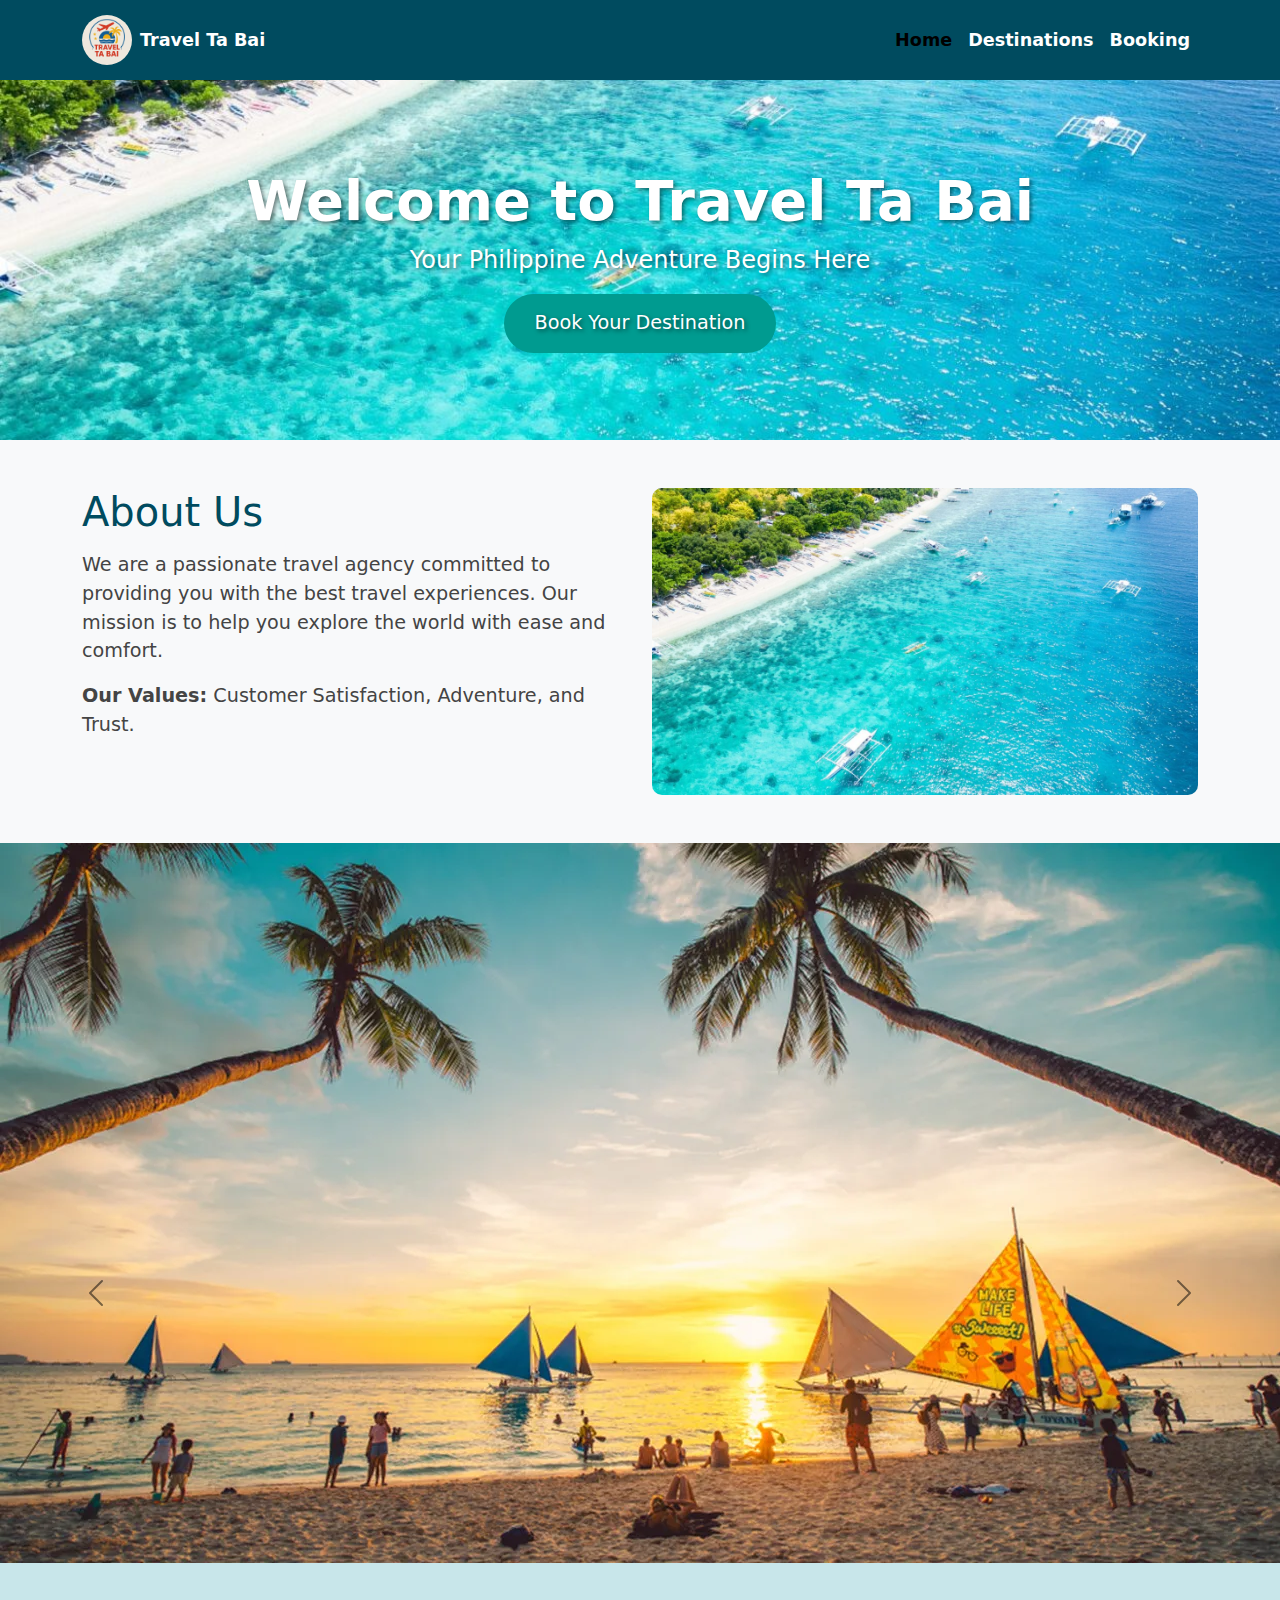
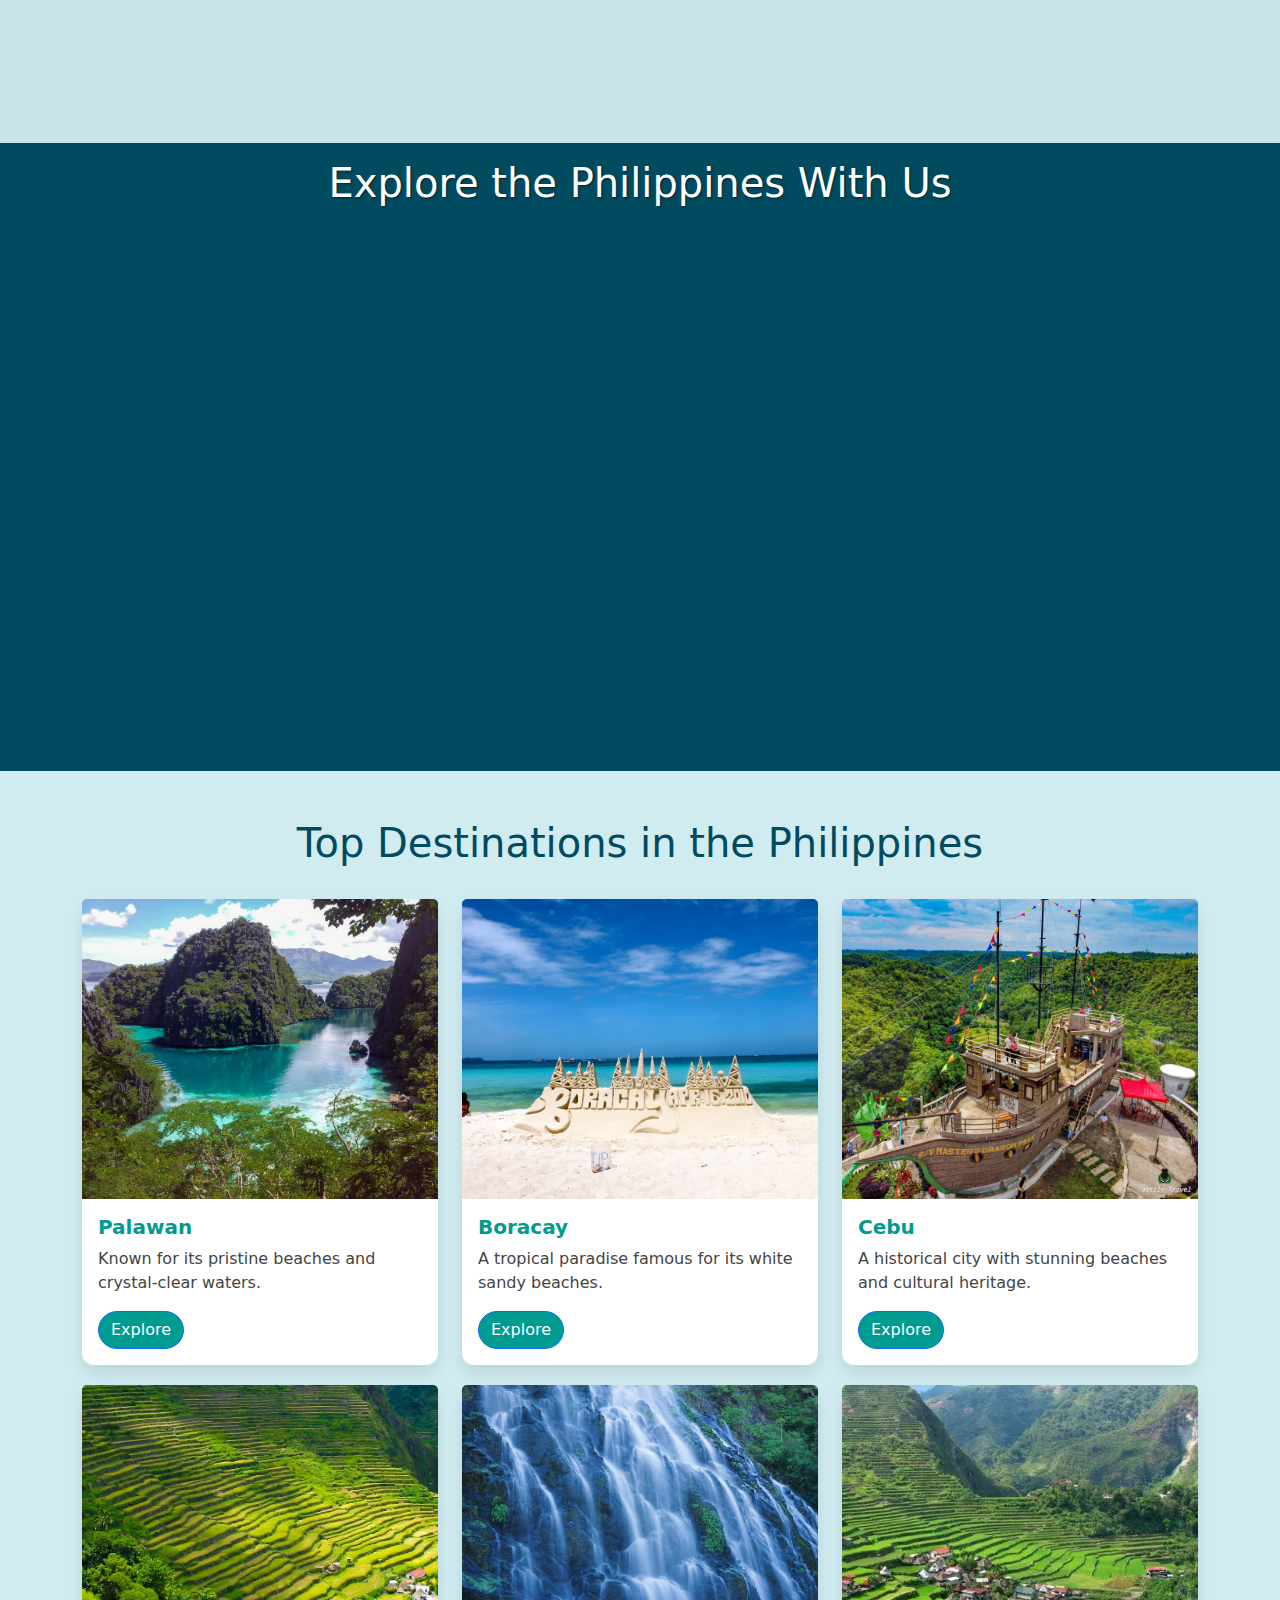
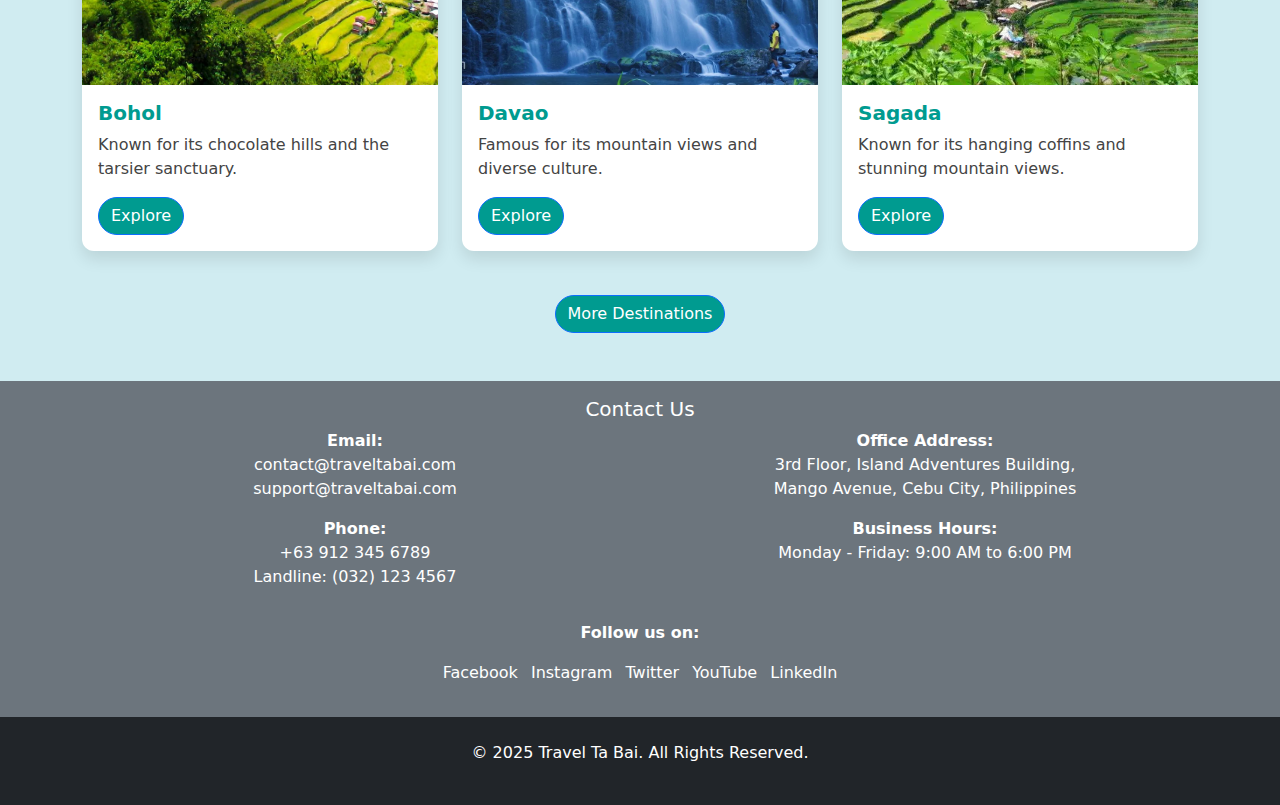
<file: index.html>
<!DOCTYPE html>
<html lang="en">

<head>
    <meta charset="UTF-8">
    <meta name="viewport" content="width=device-width, initial-scale=1.0">
    <title>Travel Ta Bai</title>
    <link rel="stylesheet" href="styles.css">
    <link href="https://cdn.jsdelivr.net/npm/bootstrap@5.1.0/dist/css/bootstrap.min.css" rel="stylesheet" />
</head>

<body>
    <!-- Navbar -->
<nav class="navbar navbar-expand-lg custom-navbar">
    <div class="container">
        <a class="navbar-brand d-flex align-items-center" href="index.html">
            <img src="images/logo.png" alt="Logo" width="40" height="40" class="me-2 rounded-circle">
            <span>Travel Ta Bai</span>
        </a>
        <button class="navbar-toggler" type="button" data-bs-toggle="collapse" data-bs-target="#navbarNav"
            aria-controls="navbarNav" aria-expanded="false" aria-label="Toggle navigation">
            <span class="navbar-toggler-icon"></span>
        </button>
        <div class="collapse navbar-collapse" id="navbarNav">
            <ul class="navbar-nav ms-auto">
                <li class="nav-item">
                    <a class="nav-link active" aria-current="page" href="index.html">Home</a>
                </li>
                <li class="nav-item">
                    <!-- ✅ This link is now fixed -->
                    <a class="nav-link" href="destinations.html">Destinations</a>
                </li>
                <li class="nav-item">
                    <a class="nav-link" href="booking.html">Booking</a>
                </li>
            </ul>
        </div>
    </div>
</nav>

    <!-- Hero Section -->
    <header id="Hero" class="text-center py-5">
        <h1>Welcome to Travel Ta Bai</h1>
        <p>Your Philippine Adventure Begins Here</p>
        <a href="destinations.html" class="btn btn-primary">Book Your Destination</a>
    </header>

    <!-- About Us Section -->
    <section id="about" class="py-5 bg-light">
        <div class="container">
            <div class="row">
                <div class="col-md-6">
                    <h2>About Us</h2>
                    <p>We are a passionate travel agency committed to providing you with the best travel experiences.
                        Our mission is to help you explore the world with ease and comfort.</p>
                    <p><strong>Our Values:</strong> Customer Satisfaction, Adventure, and Trust.</p>
                </div>
                <div class="col-md-6">
                    <img src="images/BOHOLCOVER.jpg" alt="About Us Image" class="img-fluid">
                </div>
            </div>
        </div>
    </section>

    <!-- Carousel Section -->
    <div id="destinationCarousel" class="carousel slide" data-bs-ride="carousel">
        <div class="carousel-inner">
            <div class="carousel-item active">
                <img src="images/CARO1.jpg" class="d-block w-100" alt="Welcome to Travel Ta Bai">
                <div class="carousel-caption d-none d-md-block">
                </div>
            </div>
            <div class="carousel-item">
                <img src="images/caro2.jpg" class="d-block w-100" alt="Philippine Gems">
                <div class="carousel-caption d-none d-md-block">
                </div>
            </div>
            <div class="carousel-item">
                <img src="images/caro3.jpg" class="d-block w-100" alt="International Travel">
                <div class="carousel-caption d-none d-md-block">
                </div>
            </div>
        </div>
        <button class="carousel-control-prev" type="button" data-bs-target="#destinationCarousel"
            data-bs-slide="prev">
            <span class="carousel-control-prev-icon" aria-hidden="true"></span>
            <span class="visually-hidden">Previous</span>
        </button>
        <button class="carousel-control-next" type="button" data-bs-target="#destinationCarousel"
            data-bs-slide="next">
            <span class="carousel-control-next-icon" aria-hidden="true"></span>
            <span class="visually-hidden">Next</span>
        </button>
    </div>

    <!-- Philippine Map Section -->
    <section id="philippine-map-section">
        <div class="container-fluid p-0">
            <h2 class="text-center py-3">Explore the Philippines With Us</h2>
            <div id="map-container">
                <iframe
                    src="https://www.google.com/maps/embed?pb=!1m14!1m8!1m3!1d15700306.00276455!2d121.774017!3d12.879721!3m2!1i1024!2i768!4f13.1!3m3!1m2!1s0x33ae5d56e4adf49f%3A0x415d3ac9c501d813!2sPhilippines!5e0!3m2!1sen!2sph!4v1714710199733!5m2!1sen!2sph&zoom=6&minzoom=6&maxzoom=6&disableDefaultUI=true"
                    width="100%" height="600" style="border:0;" allowfullscreen="" loading="lazy"
                    referrerpolicy="no-referrer-when-downgrade"></iframe>
            </div>
        </div>
    </section>

    <!-- Destinations Section -->
    <section id="destinations" class="py-5">
        <div class="container">
            <h2 class="text-center">Top Destinations in the Philippines</h2><br>
            <div class="row">
                <!-- Destination Cards -->
                <div class="col-md-4">
                    <div class="card">
                        <img src="images/palawan.jpg" class="card-img-top" alt="Palawan">
                        <div class="card-body">
                            <h5 class="card-title">Palawan</h5>
                            <p class="card-text">Known for its pristine beaches and crystal-clear waters.</p>
                            <a href="#" class="btn btn-primary">Explore</a>
                        </div>
                    </div>
                </div>
                <div class="col-md-4">
                    <div class="card">
                        <img src="images/boracay.jpg" class="card-img-top" alt="Boracay">
                        <div class="card-body">
                            <h5 class="card-title">Boracay</h5>
                            <p class="card-text">A tropical paradise famous for its white sandy beaches.</p>
                            <a href="#" class="btn btn-primary">Explore</a>
                        </div>
                    </div>
                </div>
                <div class="col-md-4">
                    <div class="card">
                        <img src="images/cebu.jpg" class="card-img-top" alt="Cebu">
                        <div class="card-body">
                            <h5 class="card-title">Cebu</h5>
                            <p class="card-text">A historical city with stunning beaches and cultural heritage.</p>
                            <a href="#" class="btn btn-primary">Explore</a>
                        </div>
                    </div>
                </div>
                <div class="col-md-4">
                    <div class="card">
                        <img src="images/boholbg.jpg" class="card-img-top" alt="Bohol">
                        <div class="card-body">
                            <h5 class="card-title">Bohol</h5>
                            <p class="card-text">Known for its chocolate hills and the tarsier sanctuary.</p>
                            <a href="#" class="btn btn-primary">Explore</a>
                        </div>
                    </div>
                </div>
                <div class="col-md-4">
                    <div class="card">
                        <img src="images/davao.webp" class="card-img-top" alt="Davao">
                        <div class="card-body">
                            <h5 class="card-title">Davao</h5>
                            <p class="card-text">Famous for its mountain views and diverse culture.</p>
                            <a href="#" class="btn btn-primary">Explore</a>
                        </div>
                    </div>
                </div>
                <div class="col-md-4">
                    <div class="card">
                        <img src="images/sagada.webp" class="card-img-top" alt="Sagada">
                        <div class="card-body">
                            <h5 class="card-title">Sagada</h5>
                            <p class="card-text">Known for its hanging coffins and stunning mountain views.</p>
                            <a href="#" class="btn btn-primary">Explore</a>
                        </div>
                    </div>
                </div>
            </div>
            <div class="text-center mt-4">
                <a href="destinations.html" class="btn btn-primary">More Destinations</a>
            </div>
        </div>
    </section>

<!-- Contact Footer -->
<footer class="bg-secondary text-white py-3">
    <div class="container">
        <h5 class="mb-2">Contact Us</h5>
        <div class="row">
            <div class="col-md-6">
                <p><strong>Email:</strong><br> contact@traveltabai.com<br> support@traveltabai.com</p>
                <p><strong>Phone:</strong><br> +63 912 345 6789<br> Landline: (032) 123 4567</p>
            </div>
            <div class="col-md-6">
                <p><strong>Office Address:</strong><br>
                    3rd Floor, Island Adventures Building,<br>
                    Mango Avenue, Cebu City, Philippines
                </p>
                <p><strong>Business Hours:</strong><br> Monday - Friday: 9:00 AM to 6:00 PM</p>
            </div>
        </div>
        <div class="mt-3">
            <p><strong>Follow us on:</strong></p>
            <ul class="list-inline">
                <li class="list-inline-item"><a href="#" class="text-white text-decoration-none">Facebook</a></li>
                <li class="list-inline-item"><a href="#" class="text-white text-decoration-none">Instagram</a></li>
                <li class="list-inline-item"><a href="#" class="text-white text-decoration-none">Twitter</a></li>
                <li class="list-inline-item"><a href="#" class="text-white text-decoration-none">YouTube</a></li>
                <li class="list-inline-item"><a href="#" class="text-white text-decoration-none">LinkedIn</a></li>
            </ul>
        </div>
    </div>
</footer>

    <!-- Main Footer -->
    <footer class="text-center py-4 bg-dark text-white">
        <p>&copy; 2025 Travel Ta Bai. All Rights Reserved.</p>
    </footer>

    <script src="https://cdn.jsdelivr.net/npm/bootstrap@5.1.0/dist/js/bootstrap.bundle.min.js"></script>
</body>

</html>
</file>
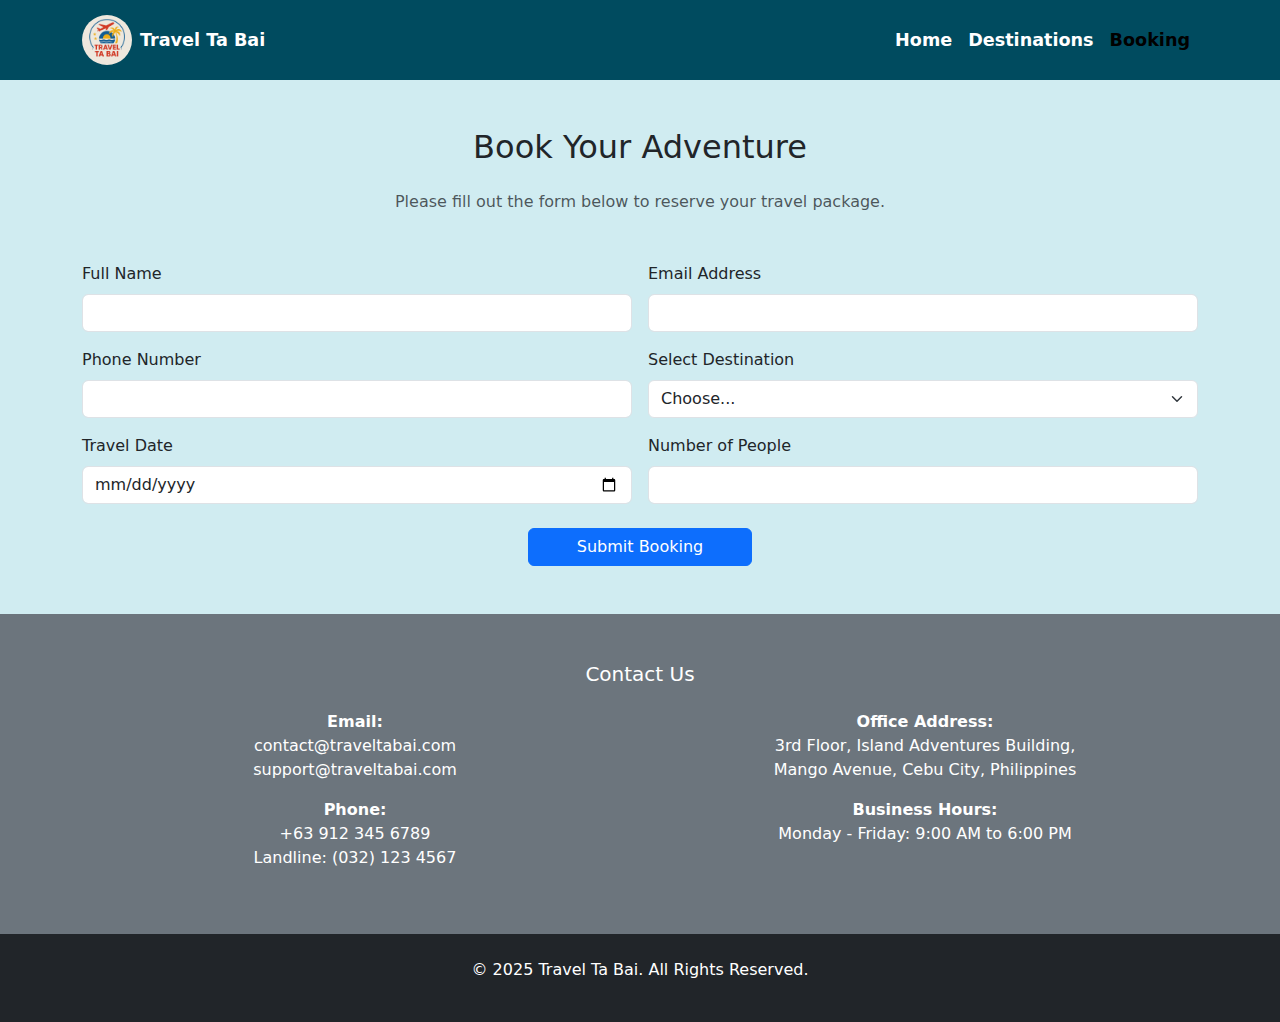
<file: booking.html>
<!DOCTYPE html>
<html lang="en">

<head>
  <meta charset="UTF-8">
  <meta name="viewport" content="width=device-width, initial-scale=1.0">
  <title>Booking - Travel Ta Bai</title>
  <link rel="stylesheet" href="styles.css">
  <link href="https://cdn.jsdelivr.net/npm/bootstrap@5.1.0/dist/css/bootstrap.min.css" rel="stylesheet">
</head>

<body>
  <!-- Navbar -->
  <nav class="navbar navbar-expand-lg custom-navbar">
    <div class="container">
      <a class="navbar-brand d-flex align-items-center" href="index.html">
        <img src="images/logo.png" alt="Logo" width="40" height="40" class="me-2 rounded-circle">
        <span>Travel Ta Bai</span>
      </a>
      <button class="navbar-toggler" type="button" data-bs-toggle="collapse" data-bs-target="#navbarNav"
        aria-controls="navbarNav" aria-expanded="false" aria-label="Toggle navigation">
        <span class="navbar-toggler-icon"></span>
      </button>
      <div class="collapse navbar-collapse" id="navbarNav">
        <ul class="navbar-nav ms-auto">
          <li class="nav-item">
            <a class="nav-link" href="index.html">Home</a>
          </li>
          <li class="nav-item">
            <a class="nav-link" href="destinations.html">Destinations</a>
          </li>
          <li class="nav-item">
            <a class="nav-link active" href="booking.html">Booking</a>
          </li>
        </ul>
      </div>
    </div>
  </nav>

  <!-- Booking Section -->
  <section class="py-5" style="background-color: #d0ecf1;">
    <div class="container">
      <h2 class="text-center text-dark mb-4">Book Your Adventure</h2>
      <p class="text-center text-muted mb-5">Please fill out the form below to reserve your travel package.</p>

      <form class="row g-3 needs-validation" novalidate>
        <div class="col-md-6">
          <label for="fullName" class="form-label">Full Name</label>
          <input type="text" class="form-control" id="fullName" required>
          <div class="invalid-feedback">Please enter your full name.</div>
        </div>
        <div class="col-md-6">
          <label for="emailAddress" class="form-label">Email Address</label>
          <input type="email" class="form-control" id="emailAddress" required>
          <div class="invalid-feedback">Please enter a valid email address.</div>
        </div>
        <div class="col-md-6">
          <label for="phoneNumber" class="form-label">Phone Number</label>
          <input type="tel" class="form-control" id="phoneNumber" required>
          <div class="invalid-feedback">Please enter your phone number.</div>
        </div>
        <div class="col-md-6">
          <label for="destination" class="form-label">Select Destination</label>
          <select class="form-select" id="destination" required>
            <option selected disabled value="">Choose...</option>
            <option>Palawan</option>
            <option>Boracay</option>
            <option>Cebu</option>
            <option>Bohol</option>
            <option>Davao</option>
            <option>Sagada</option>
          </select>
          <div class="invalid-feedback">Please select a destination.</div>
        </div>
        <div class="col-md-6">
          <label for="date" class="form-label">Travel Date</label>
          <input type="date" class="form-control" id="date" required>
          <div class="invalid-feedback">Please choose a travel date.</div>
        </div>
        <div class="col-md-6">
          <label for="people" class="form-label">Number of People</label>
          <input type="number" class="form-control" id="people" min="1" required>
          <div class="invalid-feedback">Please enter how many are joining.</div>
        </div>
        <div class="col-12 text-center mt-4">
          <button class="btn btn-primary px-5" type="submit">Submit Booking</button>
        </div>
      </form>
    </div>
  </section>

  <!-- Footer -->
  <footer class="bg-secondary text-white py-5">
    <div class="container">
      <h5 class="mb-4">Contact Us</h5>
      <div class="row">
        <div class="col-md-6">
          <p><strong>Email:</strong><br> contact@traveltabai.com<br> support@traveltabai.com</p>
          <p><strong>Phone:</strong><br> +63 912 345 6789<br> Landline: (032) 123 4567</p>
        </div>
        <div class="col-md-6">
          <p><strong>Office Address:</strong><br>
            3rd Floor, Island Adventures Building,<br>
            Mango Avenue, Cebu City, Philippines
          </p>
          <p><strong>Business Hours:</strong><br> Monday - Friday: 9:00 AM to 6:00 PM</p>
        </div>
      </div>
    </div>
  </footer>

  <!-- Main Footer -->
  <footer class="text-center py-4 bg-dark text-white">
    <p>&copy; 2025 Travel Ta Bai. All Rights Reserved.</p>
</footer>

  <!-- Bootstrap JS -->
  <script src="https://cdn.jsdelivr.net/npm/bootstrap@5.1.0/dist/js/bootstrap.bundle.min.js"></script>

  <!-- Form Validation Script -->
  <script>
    (function () {
      'use strict';
      var forms = document.querySelectorAll('.needs-validation');
      Array.prototype.slice.call(forms).forEach(function (form) {
        form.addEventListener('submit', function (event) {
          if (!form.checkValidity()) {
            event.preventDefault();
            event.stopPropagation();
          }
          form.classList.add('was-validated');
        }, false);
      });
    })();
  </script>
</body>

</html>
</file>
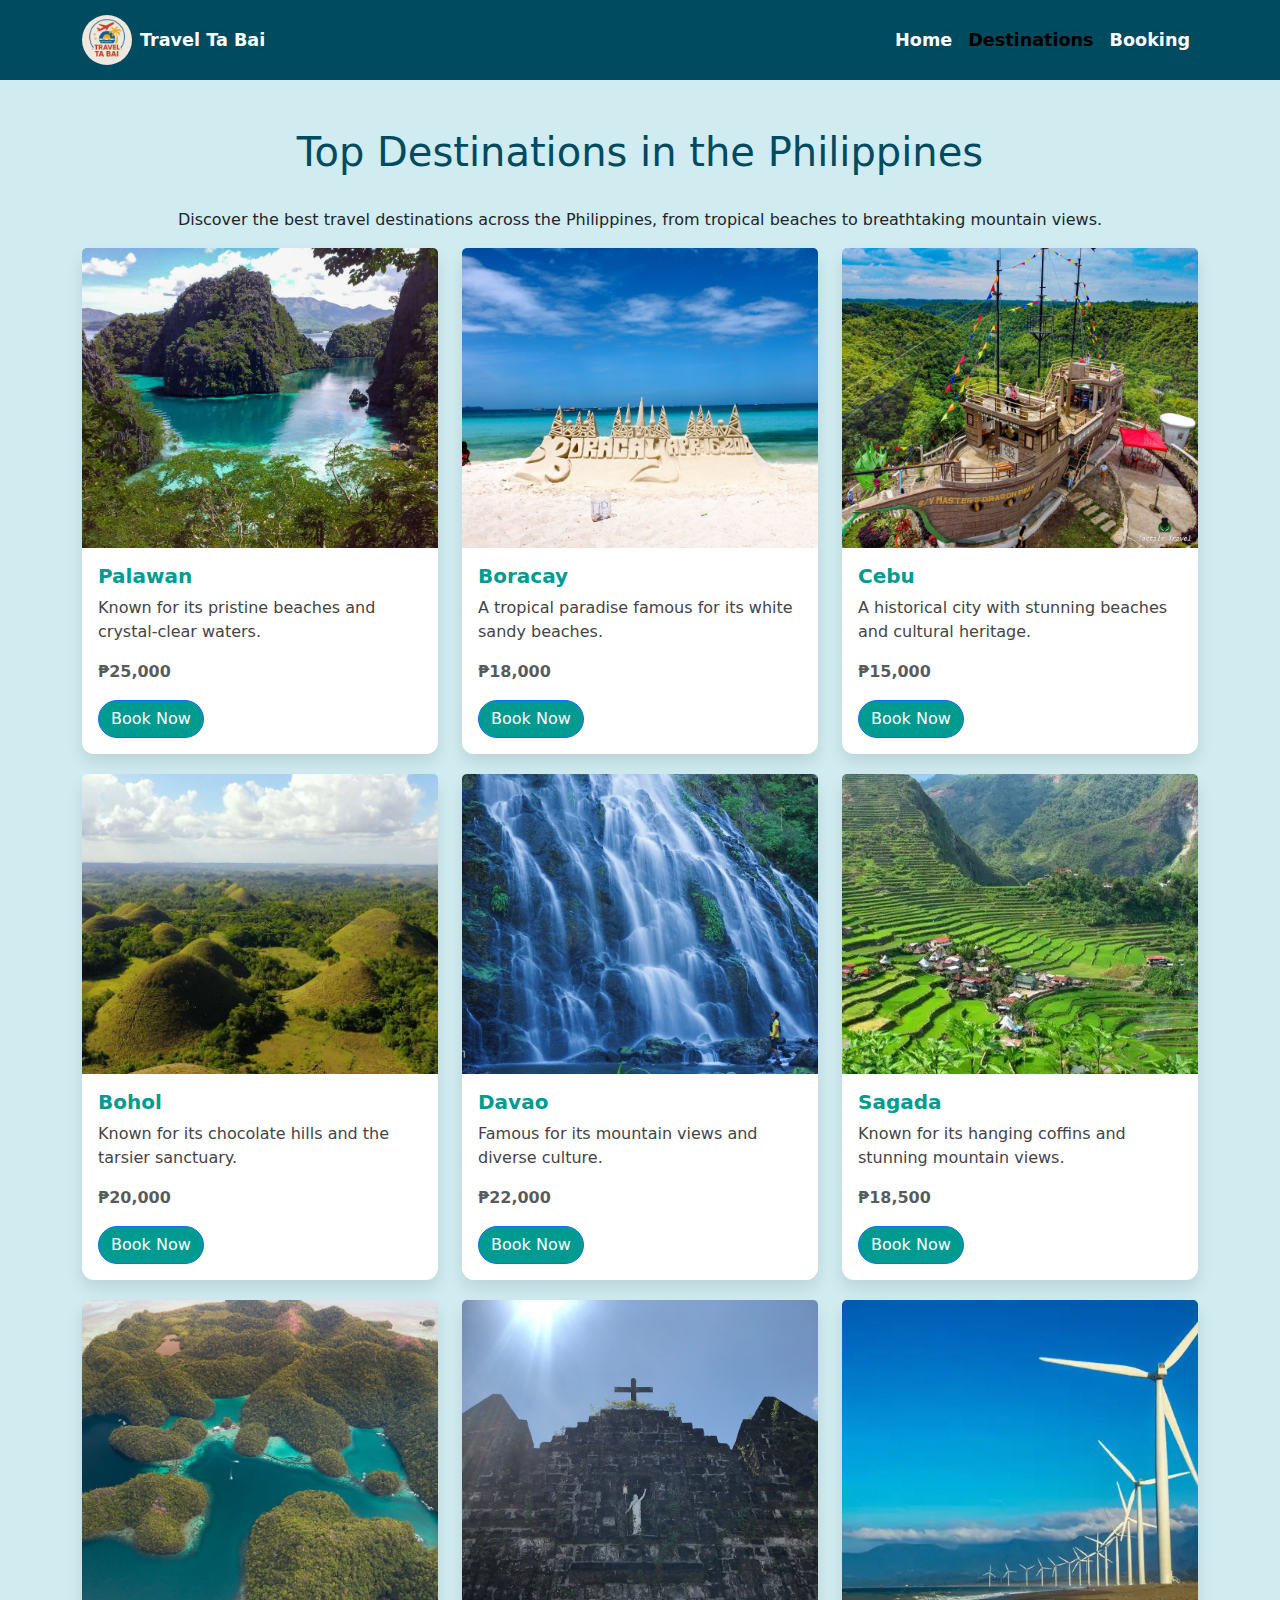
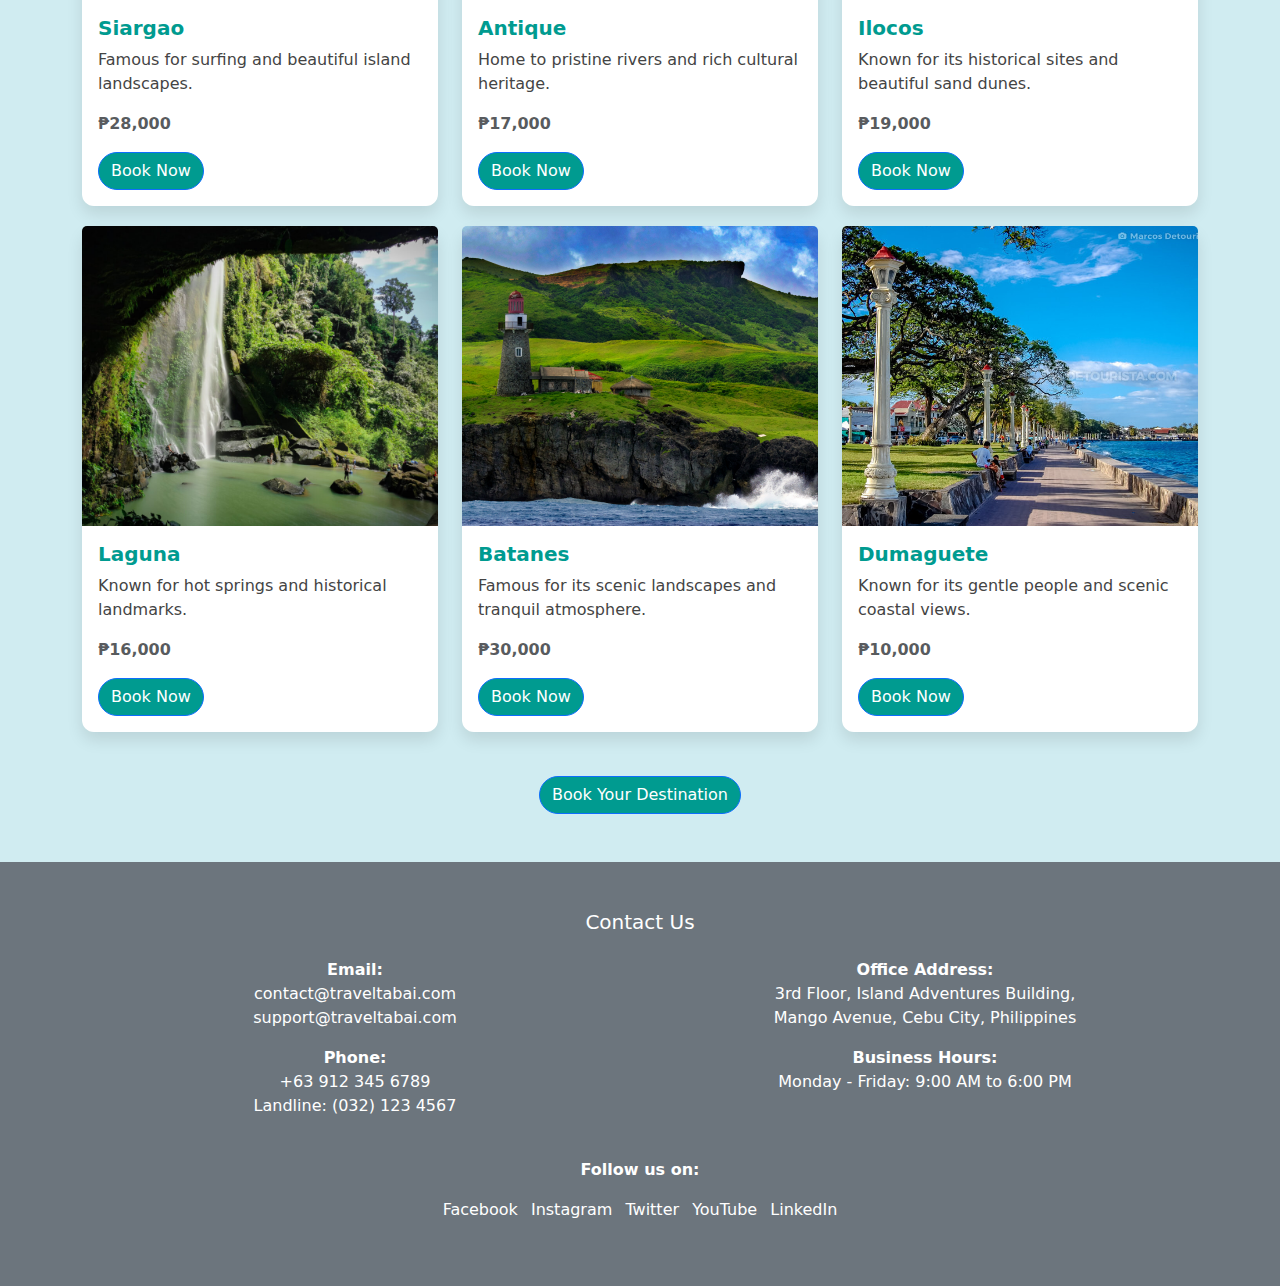
<file: destinations.html>
<!DOCTYPE html>
<html lang="en">

<head>
    <meta charset="UTF-8">
    <meta name="viewport" content="width=device-width, initial-scale=1.0">
    <title>Destinations - Travel Ta Bai</title>
    <link rel="stylesheet" href="styles.css">
    <link href="https://cdn.jsdelivr.net/npm/bootstrap@5.1.0/dist/css/bootstrap.min.css" rel="stylesheet" />
    <style>
        /* Hover effect for cards */
        .card {
            transition: transform 0.3s ease-in-out, box-shadow 0.3s ease;
        }

        .card:hover {
            transform: translateY(-10px);                                                               
            box-shadow: 0 4px 8px rgba(0, 0, 0, 0.1);
        }
    </style>
</head>

<body>
    <!-- Navbar -->
    <nav class="navbar navbar-expand-lg custom-navbar">
        <div class="container">
            <a class="navbar-brand d-flex align-items-center" href="index.html">
                <img src="images/logo.png" alt="Logo" width="40" height="40" class="me-2 rounded-circle">
                <span>Travel Ta Bai</span>
            </a>
            <button class="navbar-toggler" type="button" data-bs-toggle="collapse" data-bs-target="#navbarNav"
                aria-controls="navbarNav" aria-expanded="false" aria-label="Toggle navigation">
                <span class="navbar-toggler-icon"></span>
            </button>
            <div class="collapse navbar-collapse" id="navbarNav">
                <ul class="navbar-nav ms-auto">
                    <li class="nav-item">
                        <a class="nav-link" href="index.html">Home</a>
                    </li>
                    <li class="nav-item">
                        <a class="nav-link active" href="destinations.html">Destinations</a>
                    </li>
                    <li class="nav-item">
                        <a class="nav-link" href="booking.html">Booking</a>
                    </li>
                </ul>
            </div>
        </div>
    </nav>

    <!-- Destinations Section -->
    <section id="destinations" class="py-5">
        <div class="container">
            <h2 class="text-center">Top Destinations in the Philippines</h2><br>
            <p class="text-center">Discover the best travel destinations across the Philippines, from tropical beaches to breathtaking mountain views.</p>

            <div class="row">
                <!-- Destination Cards -->
                <div class="col-md-4">
                    <div class="card">
                        <img src="images/palawan.jpg" class="card-img-top" alt="Palawan">
                        <div class="card-body">
                            <h5 class="card-title">Palawan</h5>
                            <p class="card-text">Known for its pristine beaches and crystal-clear waters.</p>
                            <p class="text-muted fw-bold">₱25,000</p>
                            <a href="booking.html" class="btn btn-primary">Book Now</a>
                        </div>
                    </div>
                </div>
                <div class="col-md-4">
                    <div class="card">
                        <img src="images/boracay.jpg" class="card-img-top" alt="Boracay">
                        <div class="card-body">
                            <h5 class="card-title">Boracay</h5>
                            <p class="card-text">A tropical paradise famous for its white sandy beaches.</p>
                            <p class="text-muted fw-bold">₱18,000</p>
                            <a href="booking.html" class="btn btn-primary">Book Now</a>
                        </div>
                    </div>
                </div>
                <div class="col-md-4">
                    <div class="card">
                        <img src="images/cebu.jpg" class="card-img-top" alt="Cebu">
                        <div class="card-body">
                            <h5 class="card-title">Cebu</h5>
                            <p class="card-text">A historical city with stunning beaches and cultural heritage.</p>
                            <p class="text-muted fw-bold">₱15,000</p>
                            <a href="booking.html" class="btn btn-primary">Book Now</a>
                        </div>
                    </div>
                </div>
                <div class="col-md-4">
                    <div class="card">
                        <img src="images/bohol.webp" class="card-img-top" alt="Bohol">
                        <div class="card-body">
                            <h5 class="card-title">Bohol</h5>
                            <p class="card-text">Known for its chocolate hills and the tarsier sanctuary.</p>
                            <p class="text-muted fw-bold">₱20,000</p>
                            <a href="booking.html" class="btn btn-primary">Book Now</a>
                        </div>
                    </div>
                </div>
                <div class="col-md-4">
                    <div class="card">
                        <img src="images/davao.webp" class="card-img-top" alt="Davao">
                        <div class="card-body">
                            <h5 class="card-title">Davao</h5>
                            <p class="card-text">Famous for its mountain views and diverse culture.</p>
                            <p class="text-muted fw-bold">₱22,000</p>
                            <a href="booking.html" class="btn btn-primary">Book Now</a>
                        </div>
                    </div>
                </div>
                <div class="col-md-4">
                    <div class="card">
                        <img src="images/sagada.webp" class="card-img-top" alt="Sagada">
                        <div class="card-body">
                            <h5 class="card-title">Sagada</h5>
                            <p class="card-text">Known for its hanging coffins and stunning mountain views.</p>
                            <p class="text-muted fw-bold">₱18,500</p>
                            <a href="booking.html" class="btn btn-primary">Book Now</a>
                        </div>
                    </div>
                </div>
                <!-- Additional 6 Cards -->
                <div class="col-md-4">
                    <div class="card">
                        <img src="images/siargao.jpg" class="card-img-top" alt="Siargao">
                        <div class="card-body">
                            <h5 class="card-title">Siargao</h5>
                            <p class="card-text">Famous for surfing and beautiful island landscapes.</p>
                            <p class="text-muted fw-bold">₱28,000</p>
                            <a href="booking.html" class="btn btn-primary">Book Now</a>
                        </div>
                    </div>
                </div>
                <div class="col-md-4">
                    <div class="card">
                        <img src="images/antique.jpg" class="card-img-top" alt="Antique">
                        <div class="card-body">
                            <h5 class="card-title">Antique</h5>
                            <p class="card-text">Home to pristine rivers and rich cultural heritage.</p>
                            <p class="text-muted fw-bold">₱17,000</p>
                            <a href="booking.html" class="btn btn-primary">Book Now</a>
                        </div>
                    </div>
                </div>
                <div class="col-md-4">
                    <div class="card">
                        <img src="images/ilocos.jpg" class="card-img-top" alt="Ilocos">
                        <div class="card-body">
                            <h5 class="card-title">Ilocos</h5>
                            <p class="card-text">Known for its historical sites and beautiful sand dunes.</p>
                            <p class="text-muted fw-bold">₱19,000</p>
                            <a href="booking.html" class="btn btn-primary">Book Now</a>
                        </div>
                    </div>
                </div>
                <div class="col-md-4">
                    <div class="card">
                        <img src="images/laguna.jpg" class="card-img-top" alt="Laguna">
                        <div class="card-body">
                            <h5 class="card-title">Laguna</h5>
                            <p class="card-text">Known for hot springs and historical landmarks.</p>
                            <p class="text-muted fw-bold">₱16,000</p>
                            <a href="booking.html" class="btn btn-primary">Book Now</a>
                        </div>
                    </div>
                </div>
                <div class="col-md-4">
                    <div class="card">
                        <img src="images/batanes.jpg" class="card-img-top" alt="Batanes">
                        <div class="card-body">
                            <h5 class="card-title">Batanes</h5>
                            <p class="card-text">Famous for its scenic landscapes and tranquil atmosphere.</p>
                            <p class="text-muted fw-bold">₱30,000</p>
                            <a href="booking.html" class="btn btn-primary">Book Now</a>
                        </div>
                    </div>
                </div>
                <div class="col-md-4">
                    <div class="card">
                        <img src="images/dumaguete.jpg" class="card-img-top" alt="Zambales">
                        <div class="card-body">
                            <h5 class="card-title">Dumaguete</h5>
                            <p class="card-text">Known for its gentle people and scenic coastal views.</p>
                            <p class="text-muted fw-bold">₱10,000</p>
                            <a href="booking.html" class="btn btn-primary">Book Now</a>
                        </div>
                    </div>
                </div>
            </div>

            <div class="text-center mt-4">
                <a href="booking.html" class="btn btn-primary">Book Your Destination</a>
            </div>
        </div>
    </section>

    <!-- Footer -->
    <footer class="bg-secondary text-white py-5">
        <div class="container">
            <h5 class="mb-4">Contact Us</h5>
            <div class="row">
                <div class="col-md-6">
                    <p><strong>Email:</strong><br> contact@traveltabai.com<br> support@traveltabai.com</p>
                    <p><strong>Phone:</strong><br> +63 912 345 6789<br> Landline: (032) 123 4567</p>
                </div>
                <div class="col-md-6">
                    <p><strong>Office Address:</strong><br>
                        3rd Floor, Island Adventures Building,<br>
                        Mango Avenue, Cebu City, Philippines
                    </p>
                    <p><strong>Business Hours:</strong><br> Monday - Friday: 9:00 AM to 6:00 PM</p>
                </div>
            </div>
            <div class="mt-4">
                <p><strong>Follow us on:</strong></p>
                <ul class="list-inline">
                    <li class="list-inline-item"><a href="#" class="text-white text-decoration-none">Facebook</a></li>
                    <li class="list-inline-item"><a href="#" class="text-white text-decoration-none">Instagram</a></li>
                    <li class="list-inline-item"><a href="#" class="text-white text-decoration-none">Twitter</a></li>
                    <li class="list-inline-item"><a href="#" class="text-white text-decoration-none">YouTube</a></li>
                    <li class="list-inline-item"><a href="#" class="text-white text-decoration-none">LinkedIn</a></li>
                </ul>
            </div>
        </div>
    </footer>

    <script src="https://cdn.jsdelivr.net/npm/bootstrap@5.1.0/dist/js/bootstrap.bundle.min.js"></script>
</body>

</html>
</file>
<file: styles.css>
/* General Reset */
* {
  margin: 0;
  padding: 0;
  box-sizing: border-box;
}

body, html {
  width: 100vw;
  height: 100vh;
  background-color: #004b5f;
  color: white;
  font-family: 'Segoe UI', sans-serif; /* ✅ Added font for consistency */
  font-size: 16px; /* ✅ Added base font size */
  line-height: 1.6; /* ✅ Added line height for better readability */
}

/* Navbar Styling */
.custom-navbar {
  background-color: #004b5f;
  padding: 1rem 2rem;
  height: 80px;
}

.custom-navbar .navbar-brand,
.custom-navbar .nav-link {
  color: #ffffff;
  font-weight: bold;
  font-size: 1.1rem;
}

.custom-navbar .nav-link:hover,
.custom-navbar .nav-link.active {
  color: #ffc107;
}

.custom-navbar .navbar-brand img {
  border-radius: 50%;
  width: 50px;
  height: 50px;
}

.custom-navbar .btn, .nav-link {
  transition: background-color 0.3s ease, color 0.3s ease;
}

/* Hero Section */
header {
  background-image: url('images/BOHOLCOVER.jpg'); /* Ensure the path is correct */
  background-size: cover;
  background-position: center;
  background-repeat: no-repeat;
  color: #fff;
  text-shadow: 2px 2px 4px rgba(0, 0, 0, 0.5);
  padding: 120px 0;
  text-align: center;
  height: 40vh;
  display: flex;
  justify-content: center;
  flex-direction: column;
  align-items: center;
}

header h1 {
  font-size: 3.5rem;
  font-weight: bold;
}

header p {
  font-size: 1.5rem;
}

header .btn {
  font-size: 1.2rem;
  padding: 15px 30px;
  background-color: #009b90;
  border: none;
  border-radius: 50px;
  color: #fff;
}

header .btn:hover {
  background-color: #007f75;
}

/* Carousel Section */
.carousel-inner {
  height: 100vh;
  background-color: #c8e6ea;
}

.carousel-item img {
  width: 100%;
  height: 100%;
  object-fit: cover;
}

.carousel-control-prev, .carousel-control-next {
  background-color: rgba(0, 0, 0, 0.4);
  border-radius: 50%;
}

.carousel-control-prev-icon, .carousel-control-next-icon {
  filter: invert(1);
}

/* About Us Section */
#about {
  background-color: #ece2d9;
  padding: 60px 0;
}

#about h2 {
  font-size: 2.5rem;
  color: #004b5f;
}

#about p {
  font-size: 1.2rem;
  color: #444;
  max-width: 900px;
  margin-top: 15px;
}

#about .row {
  display: flex;
  justify-content: space-between;
}

#about .col-md-6 img {
  width: 100%;
  border-radius: 10px;
}

@media (max-width: 767px) {
  #about .row {
    flex-direction: column;
    align-items: center;
  }
}

/* Map Section */
#map-container {
  width: 100vw;
  height: 60vh;
  margin: 0;
  padding: 0;
  overflow: hidden;
}

#philippine-map-section h2 {
  color: white;
  font-size: 2.5rem;
  text-shadow: 1px 1px 2px rgba(0, 0, 0, 0.5);
}

/* Destinations Section */
#destinations {
  padding: 60px 0;
  background-color: #d0ecf1;
}

#destinations h2 {
  color: #004b5f;
  font-size: 2.5rem;
}

#destinations .card {
  border: none;
  border-radius: 12px;
  box-shadow: 0 8px 16px rgba(0, 0, 0, 0.1);
  margin-bottom: 20px;
  background-color: #ffffff;
}

#destinations .card img {
  height: 300px;
  object-fit: cover;
}

#destinations .card-title {
  color: #009b90;
  font-weight: bold;
}

#destinations .card-text {
  color: #444;
}

#destinations .btn {
  background-color: #009b90;
  border-radius: 25px;
  color: white;
}

#destinations .btn:hover {
  background-color: #007f75;
}

#destinations .card:hover { 
  transform: scale(1.05);
  box-shadow: 0 10px 20px rgba(0, 0, 0, 0.2);
}

#destinations.card {
  transition: transform 0.3s ease-in-out, box-shadow 0.3s ease;
}

#destinations.card:hover {
  transform: translateY(-10px);
  box-shadow: 0 4px 8px rgba(0, 0, 0, 0.1);
}

/* Footer */
footer {
  background-color: #002f36;
  color: white;
  padding: 20px 0;
  text-align: center;
}

/* Responsive Fixes */
@media (max-width: 767px) {
  header h1 {
    font-size: 2.5rem;
  }

  header p {
    font-size: 1rem;
  }

  #about .row {
    flex-direction: column;
    text-align: center;
  }
}

/* Destinations Page Styling */
#destinations-page {
  background-color: #d0ecf1;
}

#destinations-page h2 {
  color: #004b5f;
  font-size: 2.5rem;
  font-weight: bold;
}

.destination-card {
  border: none;
  border-radius: 12px;
  box-shadow: 0 8px 16px rgba(0, 0, 0, 0.1);
  margin-bottom: 30px;
  background-color: #ffffff;
}

.destination-card img {
  height: 300px;
  object-fit: cover;
  border-top-left-radius: 12px;
  border-top-right-radius: 12px;
}

.destination-card .card-title {
  color: #009b90;
  font-weight: bold;
}

.destination-card .card-text {
  color: #444;
}

.destination-card .btn {
  background-color: #009b90;
  border-radius: 25px;
  color: white;
}

.destination-card .btn:hover {
  background-color: #007f75;
}
</file>
